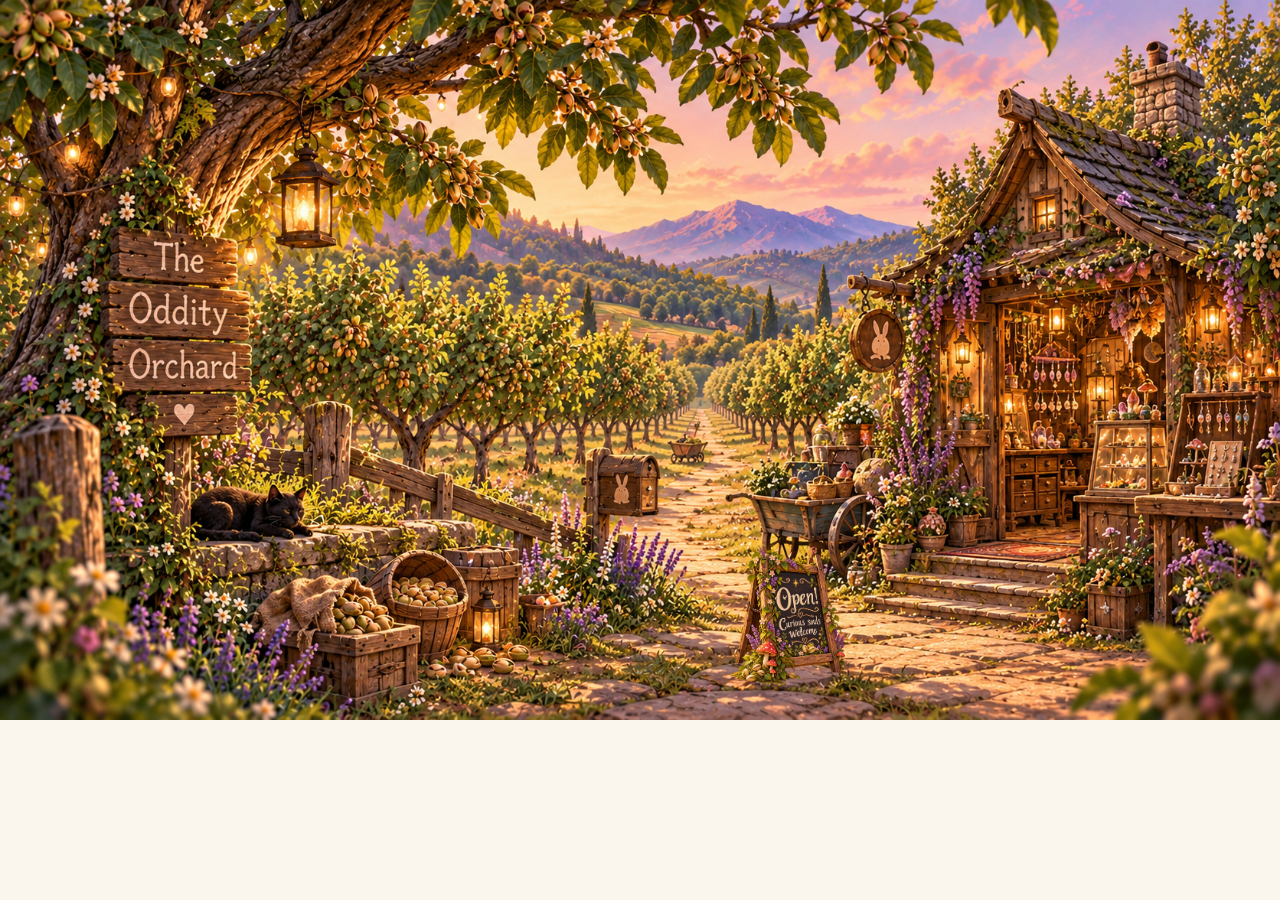
<file: index.html>
<!doctype html><html lang="en"><head><meta charset="utf-8"><meta name="viewport" content="width=device-width, initial-scale=1"><meta name="theme-color" content="#faf6ed"><title>The Oddity Orchard | Handmade Curiosities</title><link rel="stylesheet" href="style.css?v=orchard-easel-2"><script src="script.js?v=orchard-sparkles-5" defer></script></head><body><main><section id="orchard" class="scene-section" aria-label="The Oddity Orchard outside"><h1 class="sr-only">Welcome to The Oddity Orchard</h1><div class="scene-image-wrap"><img class="scene-image" src="Orchard_Edit2.png" alt="A magical pistachio orchard with a welcoming curiosity shop on the right" fetchpriority="high"><a class="door-hotspot" href="shop.html" aria-label="Enter the curiosity shop"><span class="sr-only">Enter the shop</span></a><a class="welcome-easel" href="shop.html" aria-label="Enter The Oddity Orchard shop via the welcome sign"><img src="sign.png" alt="Open! Curious souls welcome — a whimsical wooden easel sign" loading="eager"></a></div></section></main></body></html>
</file>
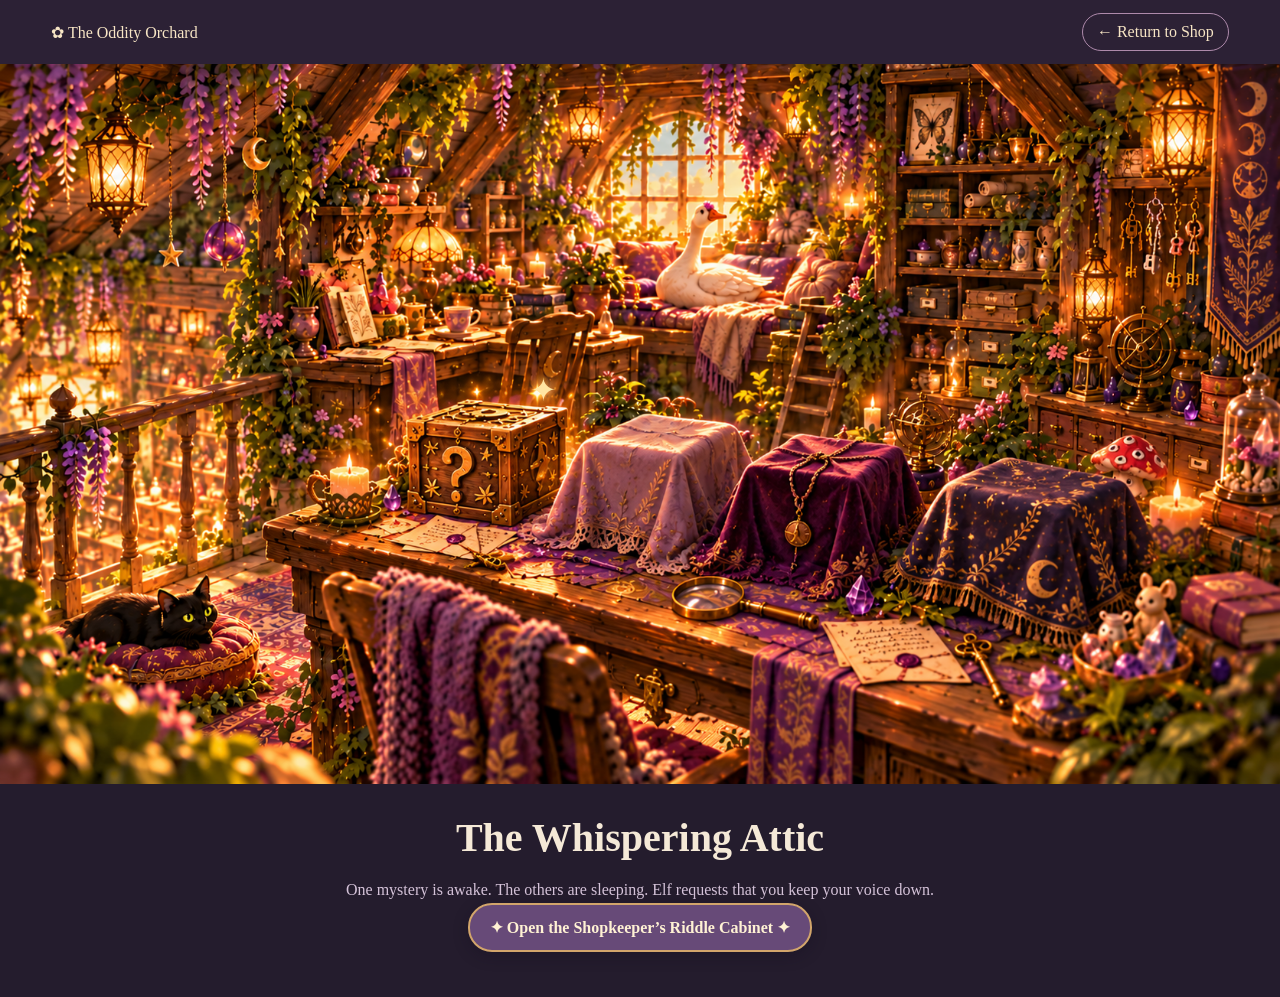
<file: attic.html>
<!doctype html>
<html lang="en"><head><meta charset="utf-8"><meta name="viewport" content="width=device-width,initial-scale=1"><meta name="theme-color" content="#2b2035"><title>The Whispering Attic | The Oddity Orchard</title><link rel="stylesheet" href="style.css?v=riddle-board-1"><style>
body.attic-page{background:#241c2d;color:#f5e9d7}.attic-header{display:flex;justify-content:space-between;align-items:center;gap:12px;padding:13px 4%;background:#2c2135}.attic-header a{color:#f7e5c5}.attic-header .attic-back{border:1px solid #ae8aab;border-radius:25px;padding:9px 14px}.attic-scene{position:relative;max-width:1920px;margin:auto;overflow:hidden;line-height:0}.attic-scene img{display:block;width:100%;height:auto}.attic-hotspot{position:absolute;border:0;background:transparent;cursor:pointer;z-index:2;border-radius:12px}.attic-hotspot:focus-visible{outline:3px solid #fff0a5;outline-offset:3px}.attic-riddle{left:30.5%;top:42%;width:14.5%;height:21%}.attic-word{left:42.5%;top:43%;width:16%;height:23%}.attic-logic{left:55.5%;top:45%;width:17%;height:23%}.attic-cipher{left:70%;top:49%;width:20%;height:23%}.attic-riddle::after{content:"✦";position:absolute;top:5%;right:10%;color:#ffe5a1;font-size:clamp(15px,2.5vw,35px);line-height:1;filter:drop-shadow(0 0 7px #fff0a5);animation:attic-twinkle 3s ease-in-out infinite}@keyframes attic-twinkle{50%{opacity:.25;transform:scale(.65)}}.attic-caption{text-align:center;padding:22px 18px 45px;line-height:1.6}.attic-caption h1{font-size:clamp(24px,3.5vw,40px);margin:0 0 7px}.attic-caption p{margin:0;color:#d5c3d9}.attic-modal[hidden]{display:none}.attic-modal{position:fixed;inset:0;z-index:30;background:#100d16c9;display:grid;place-items:center;padding:16px}.attic-dialog{position:relative;width:min(520px,100%);max-height:90vh;overflow:auto;border:3px solid #b89363;border-radius:18px;background:#f5e7ca;color:#453323;padding:28px;box-shadow:0 12px 65px #0009;line-height:1.6}.attic-dialog h2{font-size:clamp(25px,4vw,35px);margin:5px 0 12px}.attic-dialog p{margin:10px 0}.attic-dialog button{cursor:pointer}.attic-close{position:absolute;right:12px;top:8px;border:0;background:transparent;font-size:30px;color:#5e415b}.attic-answer{width:100%;font:inherit;border:1px solid #aa8b73;border-radius:8px;padding:12px;background:#fffaf1;color:#33261d}.attic-submit{margin-top:12px;background:#59446e;color:white;border:0;border-radius:25px;padding:12px 20px;font:inherit}.attic-feedback{min-height:1.5em;font-weight:bold}.attic-intro{position:fixed;inset:0;background:#1e1828;z-index:25;pointer-events:none;opacity:0;animation:attic-reveal 1.5s ease-out both}@keyframes attic-reveal{0%{opacity:1}100%{opacity:0}}@media(prefers-reduced-motion:reduce){.attic-riddle::after{animation:none}.attic-intro{animation:none;display:none}}@media(max-width:600px){.attic-header{font-size:13px}.attic-dialog{padding:22px}.attic-hotspot{min-height:28px}}
</style><link rel="stylesheet" href="riddle-game.css?v=2"><script src="riddle-game.js?v=2" defer></script></head><body class="attic-page"><header class="attic-header"><a href="shop.html">✿ The Oddity Orchard</a><a class="attic-back" href="shop.html">← Return to Shop</a></header><main><div class="attic-scene"><img src="Attic_Img_2.png" alt="The Whispering Attic: Elf the goose sunbathes by the window, a black cat rests by the balcony, and three mystery boxes sit under purple dust covers beside the glowing Riddle Box."><button class="attic-hotspot attic-riddle" data-box="riddle" aria-label="Open the Riddle Box"></button><button class="attic-hotspot attic-word" data-box="word" aria-label="Examine the covered Word Box"></button><button class="attic-hotspot attic-logic" data-box="logic" aria-label="Examine the covered Logic Box"></button><button class="attic-hotspot attic-cipher" data-box="cipher" aria-label="Examine the covered Cipher Box"></button></div><section class="attic-caption"><h1>The Whispering Attic</h1><p>One mystery is awake. The others are sleeping. Elf requests that you keep your voice down.</p><p><button class="attic-launch" type="button" data-box="riddle">✦ Open the Shopkeeper’s Riddle Cabinet ✦</button></p></section></main><div class="attic-intro" aria-hidden="true"></div><div class="attic-modal" id="attic-modal" hidden><section class="attic-dialog" role="dialog" aria-modal="true" aria-labelledby="attic-title"><button class="attic-close" id="attic-close" aria-label="Close puzzle">×</button><div id="attic-content"></div></section></div></body></html>
</file>
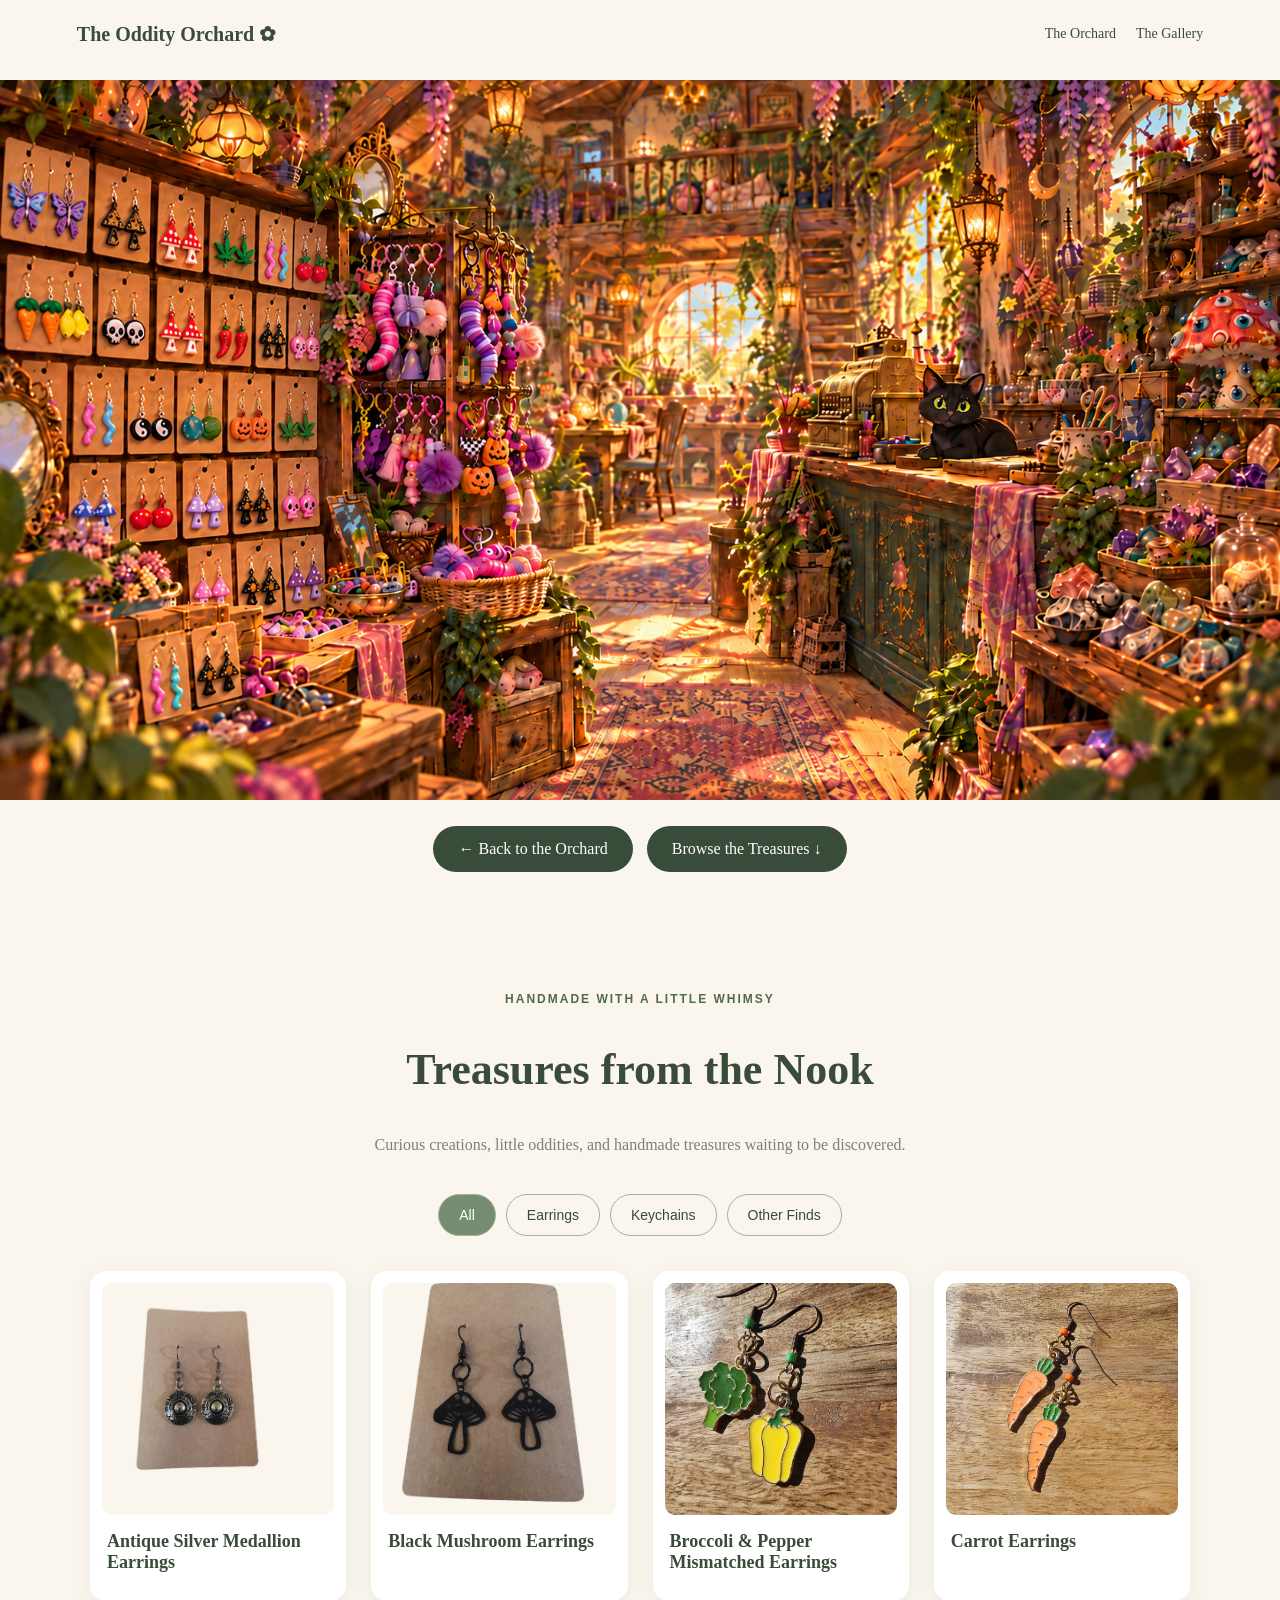
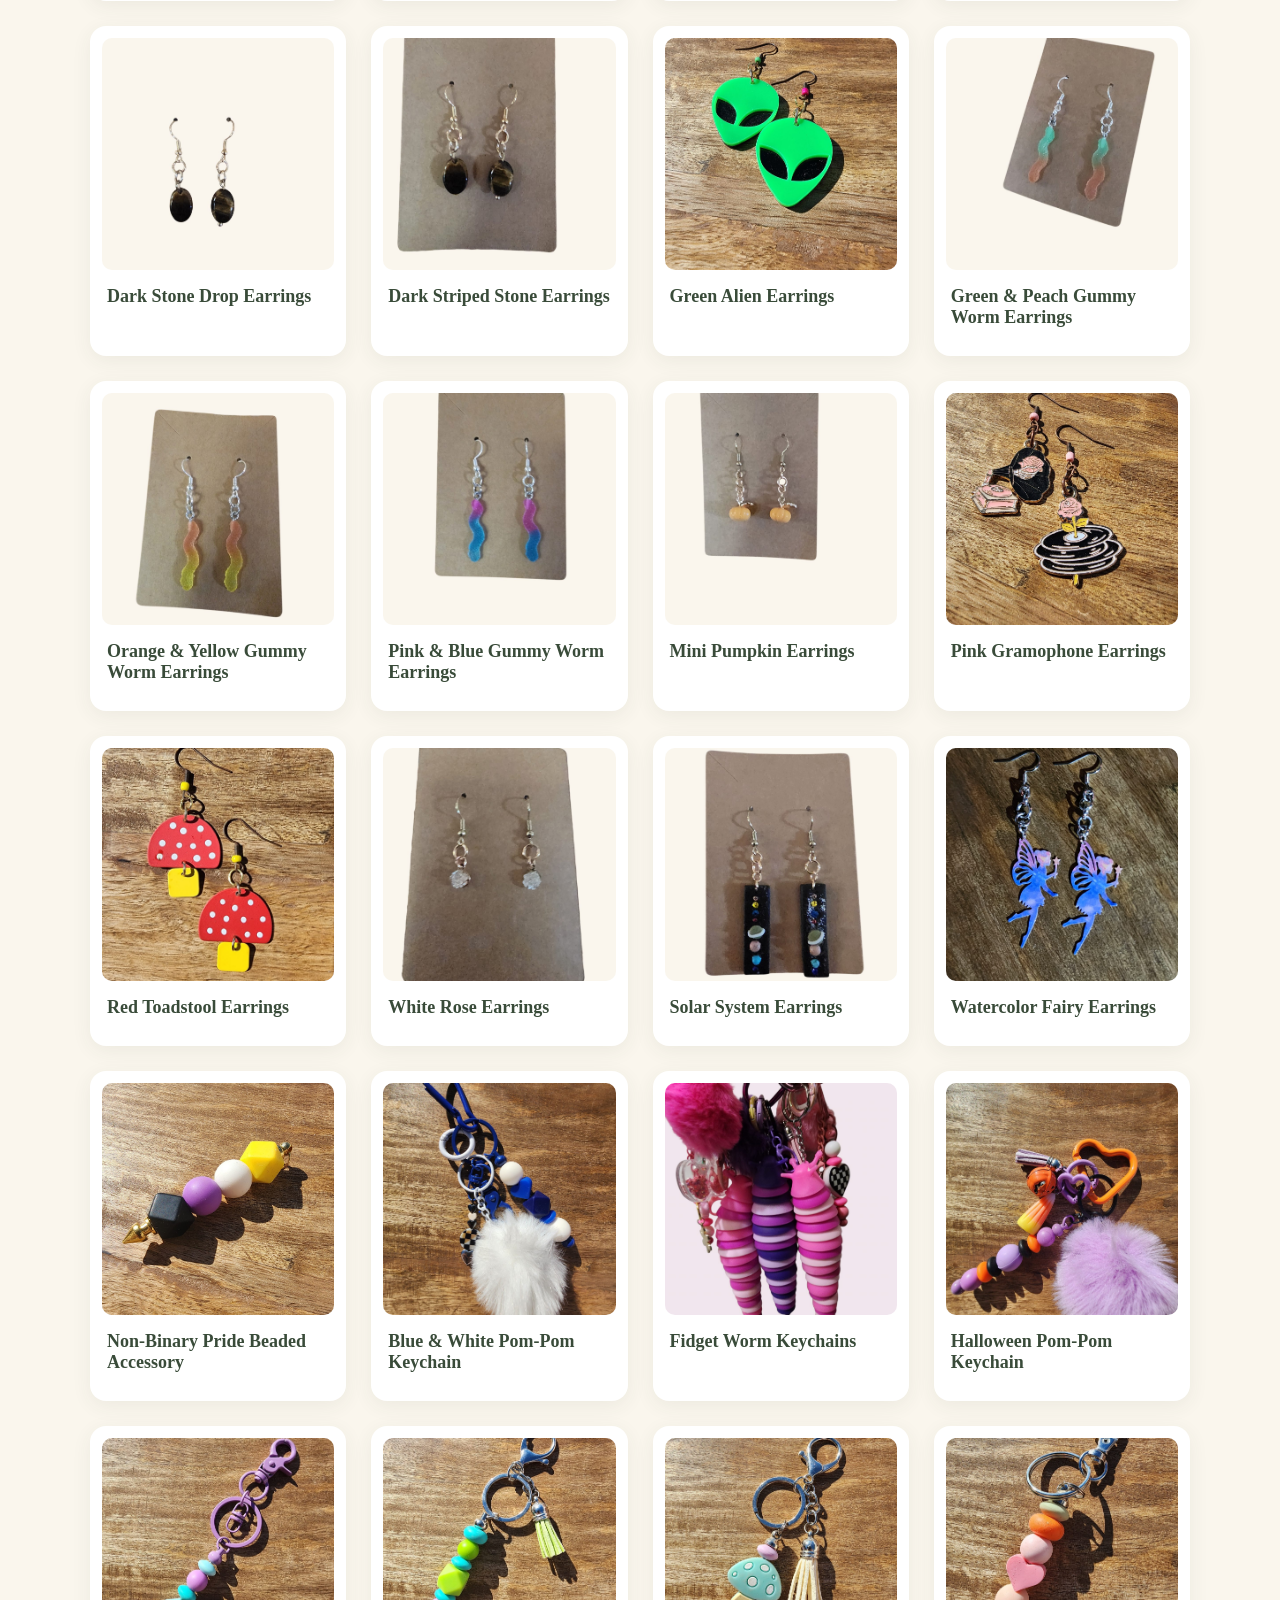
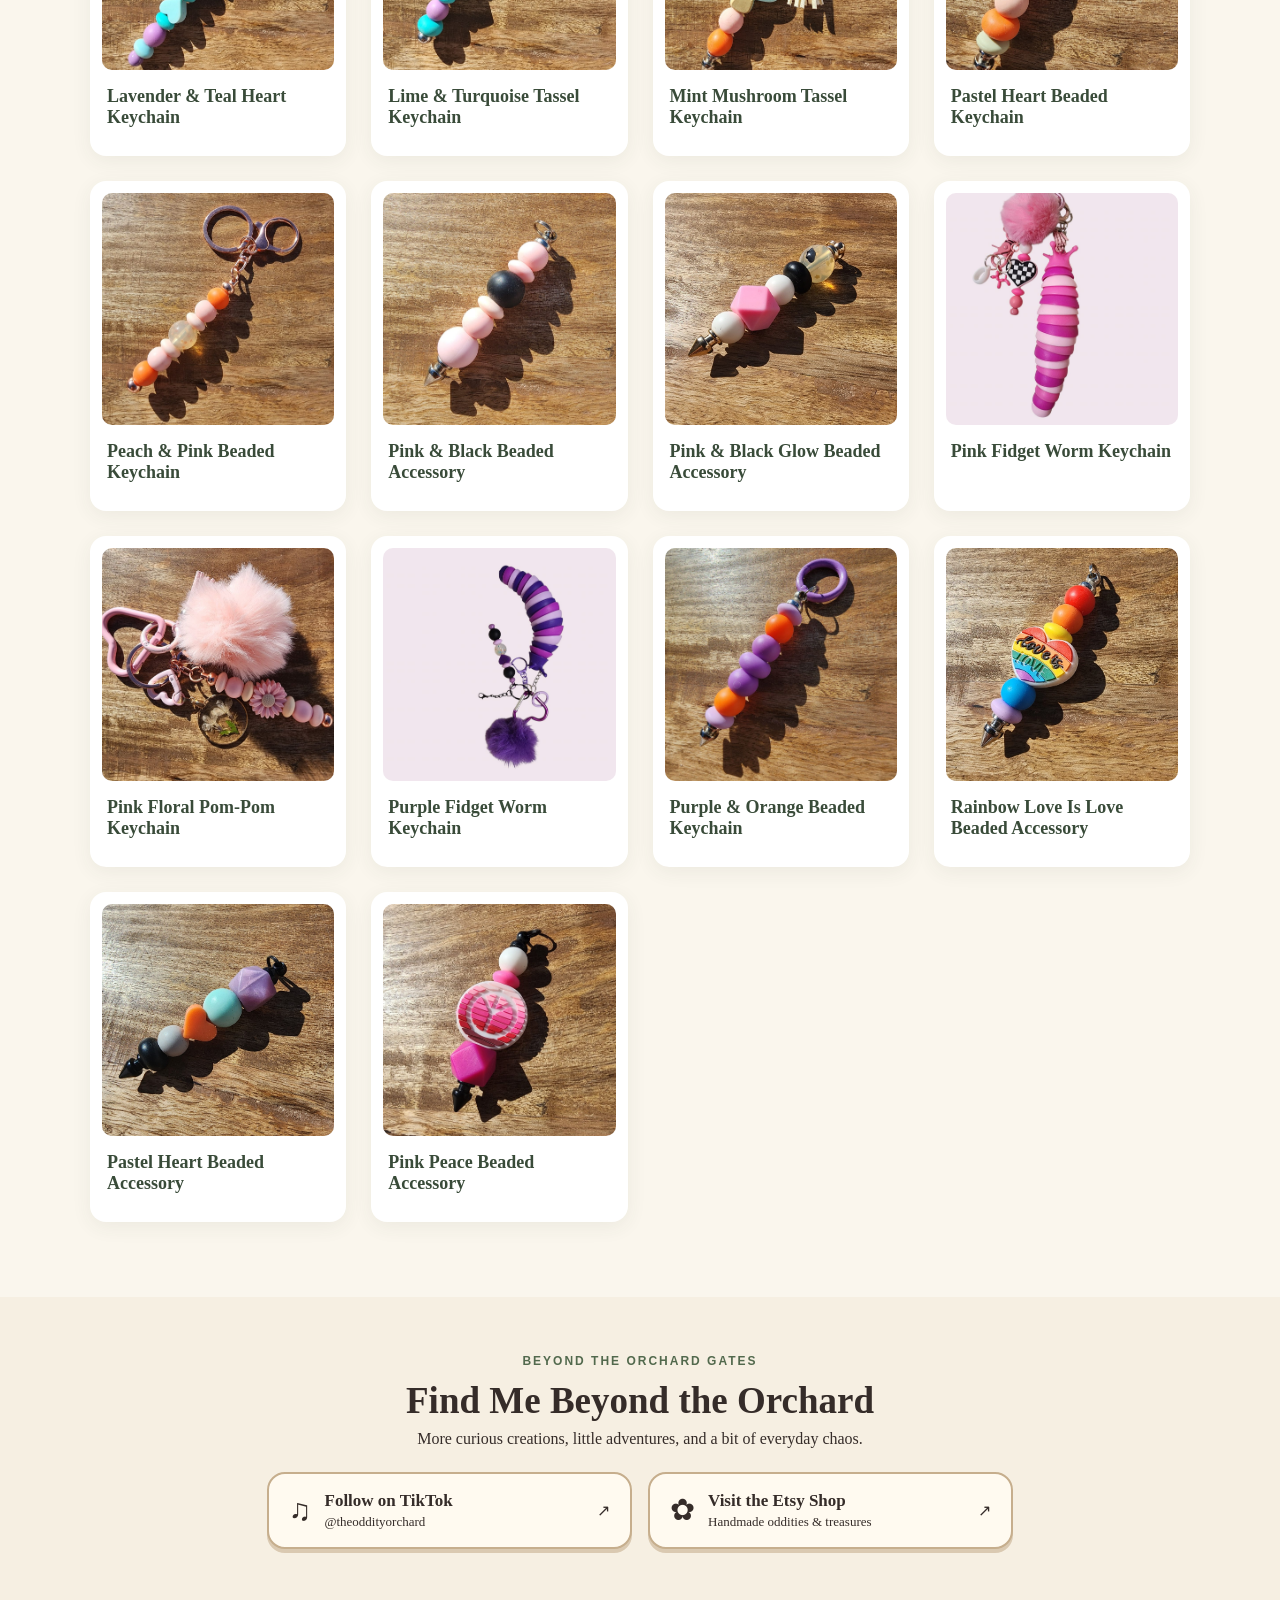
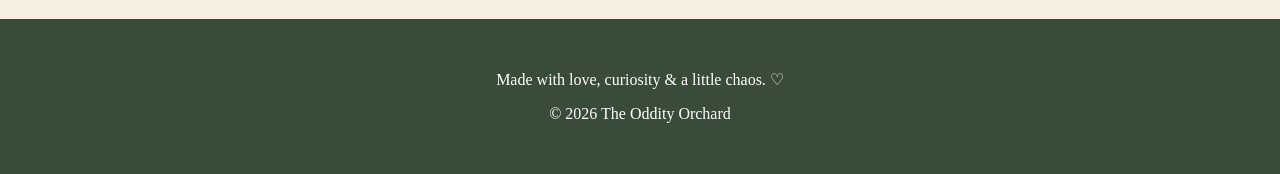
<file: shop.html>
<!doctype html><html lang="en"><head><meta charset="utf-8"><meta name="viewport" content="width=device-width, initial-scale=1"><meta name="theme-color" content="#faf6ed"><title>The Oddity Orchard | Handmade Curiosities</title><link rel="stylesheet" href="style.css?v=attic-entry-1"><script src="script.js?v=attic-entry-1" defer></script></head><body><header class="site-header"><a class="logo" href="index.html">The Oddity Orchard ✿</a><nav aria-label="Main navigation"><a href="index.html">The Orchard</a><a href="#gallery">The Gallery</a></nav></header><main><section id="shop" class="scene-section shop-section" aria-label="Inside The Oddity Orchard shop"><h1 class="sr-only">Inside the Shop</h1><div class="scene-image-wrap"><img class="scene-image" src="The_Shop_edit_5.png" alt="The magical Oddity Orchard shop, filled with handmade earrings, keychains, crystals and curiosities, with a black cat at the counter"><a class="attic-entrance" href="attic.html" aria-label="Climb the stairs to the Whispering Attic" title="Explore the upstairs balcony"><span class="sr-only">Enter the Whispering Attic</span></a><a class="shop-hotspot shop-earrings" href="#gallery" data-shop-category="earrings" aria-label="Browse earrings from the wall display"><span class="sr-only">Browse earrings</span></a><a class="shop-hotspot shop-keychains" href="#gallery" data-shop-category="keychains" aria-label="Browse keychains and fidget worms"><span class="sr-only">Browse keychains</span></a><a class="shop-hotspot shop-other" href="#gallery" data-shop-category="other" aria-label="Browse other finds from the curiosities wall"><span class="sr-only">Browse other finds</span></a></div><div class="scene-actions"><a class="explore-button" href="index.html">← Back to the Orchard</a><a class="explore-button" href="#gallery">Browse the Treasures ↓</a></div></section><section id="gallery" class="gallery-section"><span class="eyebrow">Handmade with a little whimsy</span><h2>Treasures from the Nook</h2><p class="gallery-intro">Curious creations, little oddities, and handmade treasures waiting to be discovered.</p><div class="filters" aria-label="Product categories"><button class="active" data-filter="all">All</button><button data-filter="earrings">Earrings</button><button data-filter="keychains">Keychains</button><button data-filter="other">Other Finds</button></div><div id="product-grid" class="product-grid"></div></section><section class="social-section" aria-labelledby="social-title"><span class="eyebrow">Beyond the orchard gates</span><h2 id="social-title">Find Me Beyond the Orchard</h2><p>More curious creations, little adventures, and a bit of everyday chaos.</p><div class="social-links"><a class="social-link" href="https://www.tiktok.com/@theoddityorchard" target="_blank" rel="noopener noreferrer"><span class="social-symbol" aria-hidden="true">♫</span><span><strong>Follow on TikTok</strong><small>@theoddityorchard</small></span><span aria-hidden="true">↗</span></a><a class="social-link" href="https://theoddityorchard.etsy.com" target="_blank" rel="noopener noreferrer"><span class="social-symbol" aria-hidden="true">✿</span><span><strong>Visit the Etsy Shop</strong><small>Handmade oddities &amp; treasures</small></span><span aria-hidden="true">↗</span></a></div></section></main><div id="lightbox" class="lightbox" hidden role="dialog" aria-modal="true" aria-label="Product image preview"><button id="close-lightbox" aria-label="Close image">×</button><img id="lightbox-image" alt=""></div><footer><p>Made with love, curiosity &amp; a little chaos. ♡</p><p>© 2026 The Oddity Orchard</p></footer></body></html>
</file>
<file: style.css>
:root{--cream:#faf6ed;--sage:#778d71;--dark:#394b39;--pink:#c88f9c;--light:#edf0e6}*{box-sizing:border-box}html{scroll-behavior:smooth}body{margin:0;background:var(--cream);color:var(--dark);font-family:Georgia,serif}a{color:inherit;text-decoration:none}.site-header{display:flex;justify-content:space-between;align-items:center;gap:15px;padding:22px 6%;background:var(--cream)}.logo{font-weight:bold;font-size:20px}nav{display:flex;gap:20px;flex-wrap:wrap}nav a{font-size:14px}.sr-only{position:absolute;width:1px;height:1px;padding:0;margin:-1px;overflow:hidden;clip:rect(0,0,0,0);white-space:nowrap;border:0}.scene-section{padding:0 0 24px;text-align:center}.scene-image-wrap{position:relative;width:100%;max-width:1920px;margin:0 auto;line-height:0}.scene-image{display:block;width:100%;height:auto}.door-hotspot{position:absolute;left:74.5%;top:35%;width:17.5%;height:43%;cursor:pointer;z-index:2;background:transparent;border:0;box-shadow:none;border-radius:0}.door-hotspot:focus-visible{outline:2px solid #fff2b6;outline-offset:3px}.scene-caption{font-size:16px;margin:16px 12px 0;color:var(--dark)}.shop-section{padding-top:12px}.scene-actions{display:flex;justify-content:center;gap:14px;flex-wrap:wrap;padding:6px 16px 18px}.eyebrow{color:#52694d;letter-spacing:2px;text-transform:uppercase;font:700 12px Arial,sans-serif}h1{font-size:clamp(38px,6vw,70px);margin:18px 0}h2{font-size:clamp(30px,4vw,44px)}.explore-button{display:inline-block;margin-top:20px;padding:14px 25px;border-radius:30px;background:var(--dark);color:white;transition:transform .2s,background .2s}.explore-button:hover{background:var(--sage);transform:translateY(-3px)}.gallery-section{padding:75px 6%;text-align:center}.gallery-intro{color:#788375;max-width:550px;margin:auto;line-height:1.7}.filters{display:flex;justify-content:center;flex-wrap:wrap;gap:10px;margin:35px 0}.filters button{border:1px solid #a5b29d;background:transparent;border-radius:30px;padding:12px 20px;cursor:pointer;color:var(--dark);font-size:14px}.filters button.active,.filters button:hover{background:var(--sage);color:white}.product-grid{display:grid;grid-template-columns:repeat(auto-fit,minmax(210px,1fr));gap:25px;max-width:1100px;margin:auto}.product-card{background:white;padding:12px 12px 22px;border-radius:16px;box-shadow:0 5px 20px #394b3912;text-align:left}.product-card img{display:block;width:100%;aspect-ratio:1;object-fit:cover;border-radius:10px;cursor:pointer}.product-card h3{margin:16px 5px 6px;font-size:18px}.product-card p{margin:0 5px;color:#788375}.placeholder{display:grid;place-items:center;aspect-ratio:1;border-radius:10px;background:var(--light);font-size:60px}.lightbox[hidden]{display:none}.lightbox{position:fixed;inset:0;z-index:10;background:rgba(0,0,0,.88);display:flex;justify-content:center;align-items:center;padding:30px}.lightbox img{max-width:90vw;max-height:85vh;object-fit:contain}#close-lightbox{position:absolute;top:15px;right:25px;background:none;border:0;color:white;font-size:45px;cursor:pointer}footer{background:var(--dark);color:white;text-align:center;padding:35px 20px}@media(max-width:600px){.site-header{flex-direction:column}.scene-caption{font-size:14px}.scene-actions{gap:0}.explore-button{margin-top:12px}.product-grid{grid-template-columns:repeat(2,minmax(0,1fr));gap:12px}.product-card h3{font-size:15px}}

/* Only independent points of magic: never draw a rectangular outline. */
.door-hotspot::before,.door-hotspot::after{content:none!important}
.door-hotspot .magic-spark{position:absolute;display:block;pointer-events:none;opacity:0;transform:translate(-50%,-50%) scale(.3);will-change:opacity,transform}
.door-hotspot .magic-spark.star{width:15px;height:15px;background:#fff4b8;clip-path:polygon(50% 0%,59% 39%,100% 50%,59% 61%,50% 100%,41% 61%,0% 50%,41% 39%);filter:drop-shadow(0 0 5px #ffe58c)}
.door-hotspot .magic-spark.firefly{width:7px;height:7px;border-radius:50%;background:#fff9ce;box-shadow:0 0 7px 3px #ffdc7a,0 0 17px 5px #ffc95a70}
.door-hotspot.sparkle-hint .magic-spark.star{animation:magic-twinkle 3.6s ease-in-out both;animation-delay:var(--delay)}
.door-hotspot.sparkle-hint .magic-spark.firefly{animation:magic-firefly 3.6s ease-in-out both;animation-delay:var(--delay)}
@keyframes magic-twinkle{0%,100%{opacity:0;transform:translate(-50%,-50%) scale(.25) rotate(0deg)}35%,65%{opacity:.95;transform:translate(-50%,-50%) scale(1) rotate(35deg)}}
@keyframes magic-firefly{0%,100%{opacity:0;transform:translate(-50%,4px) scale(.5)}35%,65%{opacity:.9}80%{transform:translate(-35%,-14px) scale(1)}}
@media(prefers-reduced-motion:reduce){.door-hotspot.sparkle-hint .magic-spark{animation:none!important;opacity:.7;transform:translate(-50%,-50%) scale(1)}html{scroll-behavior:auto}}

/* High-visibility independent twinkles, no box or outline. */
.door-hotspot .magic-spark.star{width:clamp(14px,1.9vw,30px);height:clamp(14px,1.9vw,30px);background:#fff9dc;filter:drop-shadow(0 0 7px #fff1a0) drop-shadow(0 0 11px #ffd36c)}
.door-hotspot .magic-spark.firefly{width:clamp(7px,.9vw,14px);height:clamp(7px,.9vw,14px);background:#fffde3;box-shadow:0 0 9px 5px #ffdf88,0 0 24px 10px #ffcd6780}
.door-hotspot.sparkle-hint .magic-spark.star{animation:magic-twinkle-strong 5.8s ease-in-out both;animation-delay:var(--delay)}
.door-hotspot.sparkle-hint .magic-spark.firefly{animation:magic-firefly-strong 5.8s ease-in-out both;animation-delay:var(--delay)}
@keyframes magic-twinkle-strong{0%,100%{opacity:0;transform:translate(-50%,-50%) scale(.25) rotate(0deg)}22%,76%{opacity:1;transform:translate(-50%,-50%) scale(1.2) rotate(40deg)}48%{opacity:.6;transform:translate(-50%,-50%) scale(.8) rotate(65deg)}}
@keyframes magic-firefly-strong{0%,100%{opacity:0;transform:translate(-50%,10px) scale(.5)}25%,75%{opacity:1}85%{transform:translate(-25%,-25px) scale(1.2)}}

/* Smaller points, same warm shimmer; 20 distinct sparkles instead of large halos. */
.door-hotspot .magic-spark.star{width:clamp(12px,1.25vw,19px);height:clamp(12px,1.25vw,19px);filter:drop-shadow(0 0 4px #fff1a0) drop-shadow(0 0 6px #ffd36c)}
.door-hotspot .magic-spark.firefly{width:clamp(5px,.55vw,9px);height:clamp(5px,.55vw,9px);box-shadow:0 0 6px 2px #ffdf88,0 0 12px 5px #ffcd6766}

/* Separate clickable welcome sign layered onto the stone path. */
.welcome-easel{position:absolute;left:57%;top:76%;width:9%;height:auto;z-index:3;display:block;line-height:0;cursor:pointer;transform-origin:50% 95%;transition:transform .2s ease}
.welcome-easel img{display:block;width:100%;height:auto;pointer-events:none}
.welcome-easel:hover{transform:scale(1.04)}
.welcome-easel:focus-visible{outline:2px solid #fff2b6;outline-offset:4px}
@media(max-width:600px){.welcome-easel{width:12%;left:55%;top:75%}}

/* Invisible, accessible clickable regions on the shop illustration. */
.shop-hotspot{position:absolute;display:block;z-index:2;background:transparent;border:0;box-shadow:none;cursor:pointer}
.shop-hotspot:focus-visible{outline:3px solid #fff2b6;outline-offset:2px}
.shop-earrings{left:0%;top:0%;width:25.3%;height:100%}
.shop-keychains{left:25.3%;top:9%;width:18%;height:86%}
.shop-other{left:66%;top:17%;width:32%;height:76%}

/* Cozy social links below the gallery. */
.social-section{text-align:center;padding:54px 20px 70px;background:#f6efe2;color:#352c29}
.social-section h2{margin:10px 0 8px;font-size:clamp(25px,3vw,37px)}
.social-section p{margin:0 auto 24px;max-width:560px}
.social-links{display:flex;flex-wrap:wrap;justify-content:center;gap:16px;max-width:790px;margin:auto}
.social-link{display:flex;align-items:center;gap:13px;text-align:left;flex:1 1 280px;max-width:365px;padding:17px 20px;border:2px solid #c6ae8d;border-radius:18px;background:#fffaf0;color:#352c29;text-decoration:none;box-shadow:0 4px 0 #dac9b1;transition:transform .2s ease,box-shadow .2s ease}
.social-link:hover{transform:translateY(-3px);box-shadow:0 7px 0 #dac9b1}
.social-link:focus-visible{outline:3px solid #8663aa;outline-offset:3px}
.social-link>span:nth-child(2){display:flex;flex:1;flex-direction:column;gap:3px}
.social-link strong{font-size:17px}.social-link small{font-size:13px}.social-symbol{font-size:30px;line-height:1}

/* Balcony entrance to the Whispering Attic; separate from product hotspots. */
.attic-entrance{position:absolute;left:37%;top:2%;width:30%;height:25%;z-index:5;background:transparent;border:0;cursor:pointer;display:block}
.attic-entrance:focus-visible{outline:3px solid #fff2b6;outline-offset:3px}
</file>
<file: riddle-game.css>
/* Riddle Cabinet: illustrated surface with real, keyboard-friendly controls. */
.attic-dialog.board-dialog{width:min(1180px,98vw);padding:18px;background:#30223a;color:#f8e9d3;border-color:#b78a51}
.attic-dialog.parchment-dialog{width:min(760px,98vw);padding:10px;background:#2c2135;border-color:#b78a51}
.attic-dialog .attic-close{z-index:8;background:#3a2548;color:#fff5df;border:1px solid #d8b37b;border-radius:50%;width:42px;height:42px;right:10px;top:10px;line-height:1}
.board-heading{text-align:center;padding:0 45px 10px}.board-heading h2{color:#f6dca3;margin:2px 0;font-size:clamp(22px,3vw,32px)}.board-heading p{font-size:13px;margin:0;color:#dfc9df}
.board-scroll{overflow-x:auto;max-width:100%;border-radius:10px}.board-art{position:relative;min-width:740px}.board-art>img{width:100%;display:block;height:auto}.board-grid{position:absolute;left:24.2%;top:19.2%;width:51.6%;height:64.7%;display:grid;grid-template-columns:repeat(4,minmax(0,1fr));grid-template-rows:12.7% repeat(5,17.46%);gap:0}
.board-category{font-size:clamp(9px,1.25vw,17px);font-family:Georgia,serif;color:#f7dc9c;line-height:1.1;text-shadow:0 1px 4px #000;text-align:center;display:grid;place-items:center;padding:3px;overflow-wrap:anywhere}
.board-tile{background:transparent;border:0;cursor:pointer;color:#ffdfa1;text-shadow:0 2px 5px #190e25;font-family:Georgia,serif;font-weight:bold;font-size:clamp(20px,3vw,37px);transition:background .15s,text-shadow .15s}
.board-tile:hover,.board-tile:focus-visible{background:#e2c28435;outline:2px solid #fff0ad;outline-offset:-5px;text-shadow:0 0 10px #ffdb8a}
.board-tile:active{background:#fff0ad66}.board-note{text-align:center;color:#e6d4e9;font-size:12px;padding:8px}
.parchment-stage{position:relative;max-width:620px;margin:auto}.parchment-stage>img{display:block;width:100%;height:auto}.parchment-copy{position:absolute;left:18%;top:16%;width:64%;height:72%;overflow-y:auto;color:#493020;text-align:center;display:flex;flex-direction:column;justify-content:center;gap:8px;padding:4px;font-size:clamp(12px,1.7vw,17px);line-height:1.35}
.parchment-copy h2{font-size:clamp(18px,3vw,29px);margin:0;color:#503350}.parchment-copy p{margin:0}.parchment-copy .riddle-question{font-style:italic;white-space:pre-line}.parchment-copy .attic-answer{font-size:16px;padding:8px}.parchment-copy .attic-submit{margin-top:6px;padding:9px 13px}.parchment-copy .attic-feedback{font-size:13px}.riddle-actions{display:flex;gap:6px;justify-content:center;flex-wrap:wrap}.riddle-secondary{background:transparent;border:1px solid #8c6c60;border-radius:20px;padding:8px;color:#503350;font:inherit;cursor:pointer}.riddle-disclaimer{font-size:11px;color:#725f4d}.riddle-choices{display:flex;gap:7px;justify-content:center;flex-wrap:wrap}.riddle-choices button{background:#ead6b3;color:#513d32;border:1px solid #a88a64;border-radius:10px;padding:8px;font:inherit;cursor:pointer}
@media(max-width:620px){.attic-dialog.board-dialog{padding:10px}.board-heading{padding:3px 34px 8px}.board-heading p{font-size:11px}.board-note{font-size:11px}.parchment-copy{left:17%;width:66%;top:15%;height:74%;font-size:clamp(10px,2.7vw,15px);gap:5px}.parchment-copy h2{font-size:clamp(15px,4vw,22px)}.parchment-copy .attic-answer{padding:5px;font-size:14px}.parchment-copy .attic-submit{padding:6px 8px;font-size:12px}.riddle-disclaimer{font-size:9px}}

.attic-launch{font:600 16px Georgia,serif;background:#674a78;color:#fff2d4;border:2px solid #d2a56b;border-radius:24px;padding:13px 20px;cursor:pointer;box-shadow:0 4px 15px #120c1d55}.attic-launch:hover,.attic-launch:focus-visible{background:#86639a;outline:2px solid #ffe4ad;outline-offset:3px}
.board-art{width:100%}.board-art>img{width:100%;height:auto}.parchment-stage>img{width:100%;height:auto}
</file>
